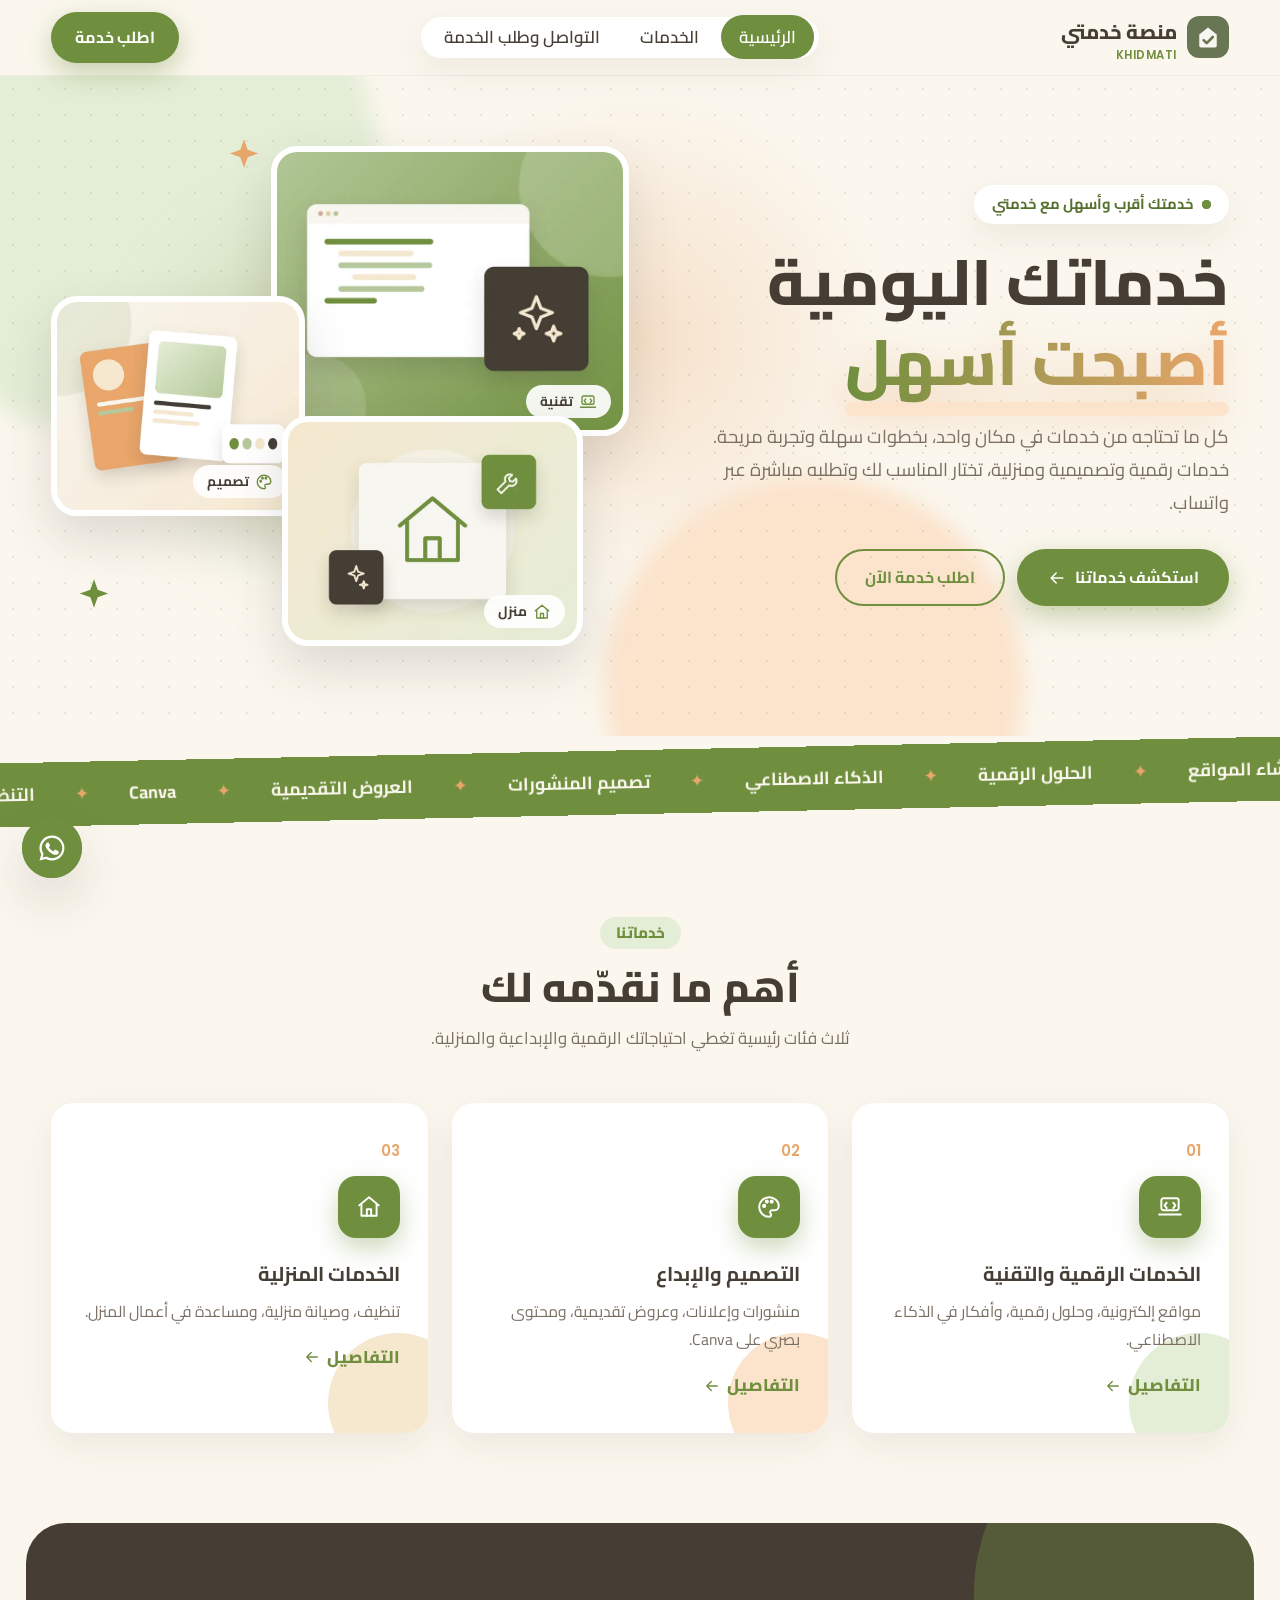
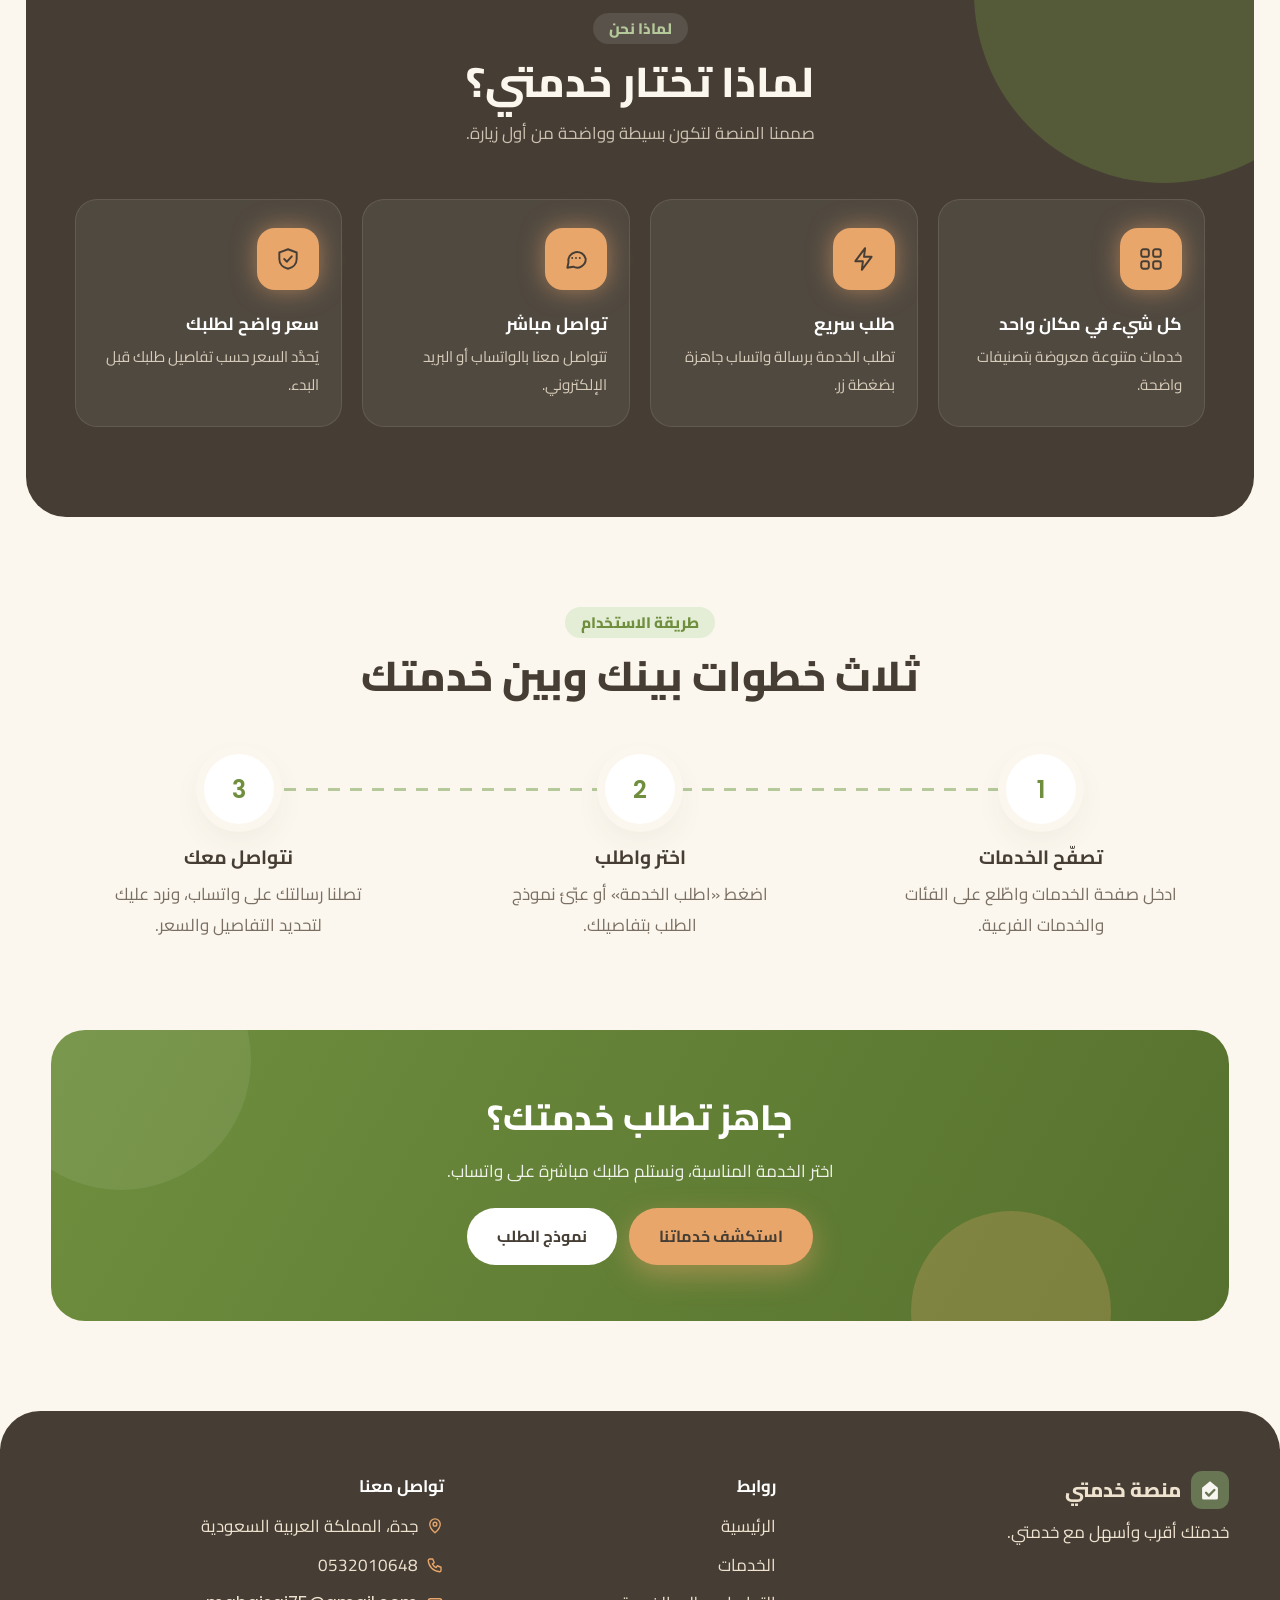
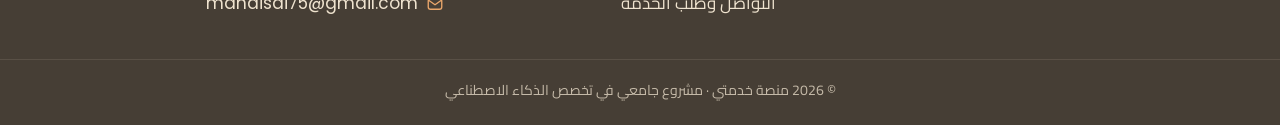
<file: index.html>
<!DOCTYPE html>
<html lang="ar" dir="rtl">
<head>
  <meta charset="UTF-8">
  <meta name="viewport" content="width=device-width, initial-scale=1.0">
  <title>منصة خدمتي | Khidmati — خدماتك اليومية أصبحت أسهل</title>
  <meta name="description" content="منصة خدمتي: كل ما تحتاجه من خدمات رقمية وتصميمية ومنزلية في مكان واحد، بخطوات سهلة. جدة، المملكة العربية السعودية.">
  <meta name="theme-color" content="#FBF7EE">
  <link rel="icon" href="logo.svg" type="image/svg+xml">
  <link rel="preconnect" href="https://fonts.googleapis.com">
  <link rel="preconnect" href="https://fonts.gstatic.com" crossorigin>
  <link href="https://fonts.googleapis.com/css2?family=Cairo:wght@400;600;700;800&family=Poppins:wght@500;600&display=swap" rel="stylesheet">
  <link rel="stylesheet" href="style.css">
</head>
<body>
  <!-- أيقونات الموقع (تُستخدم بـ <use>) -->
  <svg width="0" height="0" style="position:absolute" aria-hidden="true">
    <symbol id="i-laptop" viewBox="0 0 24 24"><rect x="4" y="4" width="16" height="11" rx="2"/><path d="M2 19h20"/><path d="M9 8l-2 2.5L9 13M15 8l2 2.5-2 2.5"/></symbol>
    <symbol id="i-palette" viewBox="0 0 24 24"><path d="M12 3a9 9 0 1 0 0 18c1.2 0 2-.8 2-1.8 0-.5-.2-.9-.5-1.2-.3-.3-.5-.7-.5-1.2 0-1 .8-1.8 1.8-1.8H17a4 4 0 0 0 4-4c0-4.4-4-8-9-8z"/><circle cx="7.5" cy="11" r="1"/><circle cx="10" cy="7" r="1"/><circle cx="14.5" cy="7" r="1"/></symbol>
    <symbol id="i-home" viewBox="0 0 24 24"><path d="M3 10.5L12 3l9 7.5"/><path d="M5 9v11h14V9"/><path d="M10 20v-6h4v6"/></symbol>
    <symbol id="i-arrow" viewBox="0 0 24 24"><path d="M19 12H5M11 6l-6 6 6 6"/></symbol>
    <symbol id="i-grid" viewBox="0 0 24 24"><rect x="3" y="3" width="7" height="7" rx="2"/><rect x="14" y="3" width="7" height="7" rx="2"/><rect x="3" y="14" width="7" height="7" rx="2"/><rect x="14" y="14" width="7" height="7" rx="2"/></symbol>
    <symbol id="i-zap" viewBox="0 0 24 24"><path d="M13 2L4 14h7l-1 8 9-12h-7z"/></symbol>
    <symbol id="i-chat" viewBox="0 0 24 24"><path d="M21 12a8 8 0 0 1-11.6 7.1L4 20l1-4.6A8 8 0 1 1 21 12z"/><path d="M8.5 11h.01M12 11h.01M15.5 11h.01"/></symbol>
    <symbol id="i-shield" viewBox="0 0 24 24"><path d="M12 3l8 3v6c0 4.5-3.4 8-8 9-4.6-1-8-4.5-8-9V6z"/><path d="M8.5 12l2.5 2.5 4.5-5"/></symbol>
    <symbol id="i-check" viewBox="0 0 24 24"><path d="M5 12.5l4.5 4.5L19 7.5"/></symbol>
    <symbol id="i-info" viewBox="0 0 24 24"><circle cx="12" cy="12" r="9"/><path d="M12 11v5M12 8h.01"/></symbol>
    <symbol id="i-mail" viewBox="0 0 24 24"><rect x="3" y="5" width="18" height="14" rx="3"/><path d="M3.5 7l8.5 6 8.5-6"/></symbol>
    <symbol id="i-phone" viewBox="0 0 24 24"><path d="M5 4h4l2 5-2.5 1.5a11 11 0 0 0 5 5L15 13l5 2v4a2 2 0 0 1-2 2A16 16 0 0 1 3 6a2 2 0 0 1 2-2z"/></symbol>
    <symbol id="i-pin" viewBox="0 0 24 24"><path d="M12 21s-7-6.2-7-11.5a7 7 0 0 1 14 0C19 14.8 12 21 12 21z"/><circle cx="12" cy="9.5" r="2.5"/></symbol>
    <symbol id="i-tag" viewBox="0 0 24 24"><path d="M3 12V4h8l10 10-8 8z"/><circle cx="7.5" cy="8.5" r="1.3"/></symbol>
    <symbol id="i-sparkle" viewBox="0 0 24 24"><path d="M12 2l2.2 6.3L20.5 10.5l-6.3 2.2L12 19l-2.2-6.3L3.5 10.5l6.3-2.2z"/></symbol>
    <symbol id="i-menu" viewBox="0 0 24 24"><path d="M4 7h16M4 12h16M4 17h16"/></symbol>
    <symbol id="i-wa" viewBox="0 0 24 24"><path d="M3.5 20.5l1.3-4.3A8.5 8.5 0 1 1 8 19.3z"/><path d="M9 8.5c0 3.5 3 6.5 6.5 6.5l1-1.6-2-1-1 1a4.5 4.5 0 0 1-2.4-2.4l1-1-1-2z"/></symbol>
  </svg>

  <!-- ===== رأس الصفحة وقائمة التنقل ===== -->
  <header class="site-header">
    <nav class="container nav">
      <a href="index.html" class="brand">
        <img src="logo.svg" alt="" width="42" height="42">
        <span>منصة خدمتي <small class="en">KHIDMATI</small></span>
      </a>
      <ul class="nav-links">
        <li><a href="index.html" class="active">الرئيسية</a></li>
        <li><a href="services.html">الخدمات</a></li>
        <li><a href="contact.html">التواصل وطلب الخدمة</a></li>
      </ul>
      <a href="contact.html" class="btn btn-primary nav-cta">اطلب خدمة</a>
      <button class="menu-toggle" aria-label="فتح القائمة" aria-expanded="false"><svg class="ic"><use href="#i-menu"/></svg></button>
    </nav>
  </header>

  <main>

    <!-- ===== الواجهة الترحيبية ===== -->
    <section class="hero spotlight">
      <div class="glow-follow"></div>
      <div class="container hero-grid">
        <div class="hero-text">
          <span class="badge reveal"><span class="pulse"></span> خدمتك أقرب وأسهل مع خدمتي</span>
          <h1 class="reveal d1">خدماتك اليومية<br><span class="hl grad-text">أصبحت أسهل</span></h1>
          <p class="reveal d2">كل ما تحتاجه من خدمات في مكان واحد، بخطوات سهلة وتجربة مريحة. خدمات رقمية وتصميمية ومنزلية، تختار المناسب لك وتطلبه مباشرة عبر واتساب.</p>
          <div class="btns reveal d3">
            <a href="services.html" class="btn btn-primary">استكشف خدماتنا <svg class="ic"><use href="#i-arrow"/></svg></a>
            <a href="contact.html" class="btn btn-outline">اطلب خدمة الآن</a>
          </div>
        </div>

        <!-- صورة رئيسية: بطاقات طايرة تعبّر عن تنوّع الخدمات -->
        <div class="hero-visual reveal d2" aria-label="صور تعبّر عن تنوّع خدمات المنصة">
          <span class="sparkle sp-1"><svg viewBox="0 0 24 24"><use href="#i-sparkle"/></svg></span>
          <span class="sparkle sp-2"><svg viewBox="0 0 24 24"><use href="#i-sparkle"/></svg></span>
          <div class="float-card fc-1"><img src="tech.webp" alt="رسم يعبّر عن الخدمات الرقمية والتقنية" width="900" height="600"><span class="label"><svg class="ic"><use href="#i-laptop"/></svg> تقنية</span></div>
          <div class="float-card fc-3"><img src="design.webp" alt="رسم يعبّر عن خدمات التصميم" width="900" height="600"><span class="label"><svg class="ic"><use href="#i-palette"/></svg> تصميم</span></div>
          <div class="float-card fc-2"><img src="home.webp" alt="رسم يعبّر عن الخدمات المنزلية" width="900" height="600"><span class="label"><svg class="ic"><use href="#i-home"/></svg> منزل</span></div>
        </div>
      </div>
    </section>

    <!-- ===== شريط متحرك بأسماء الخدمات ===== -->
    <div class="marquee-wrap"><div class="marquee" aria-hidden="true">
      <div class="marquee-track">
        <span>إنشاء المواقع</span><span>الحلول الرقمية</span><span>الذكاء الاصطناعي</span><span>تصميم المنشورات</span><span>العروض التقديمية</span><span>Canva</span><span>التنظيف</span><span>الصيانة المنزلية</span><span>المساعدة المنزلية</span>
        <span>إنشاء المواقع</span><span>الحلول الرقمية</span><span>الذكاء الاصطناعي</span><span>تصميم المنشورات</span><span>العروض التقديمية</span><span>Canva</span><span>التنظيف</span><span>الصيانة المنزلية</span><span>المساعدة المنزلية</span>
      </div>
    </div></div>

    <!-- ===== عرض مختصر لأهم الخدمات ===== -->
    <section class="section">
      <div class="container">
        <div class="section-head reveal">
          <span class="eyebrow">خدماتنا</span>
          <h2>أهم ما نقدّمه لك</h2>
          <p>ثلاث فئات رئيسية تغطي احتياجاتك الرقمية والإبداعية والمنزلية.</p>
        </div>
        <div class="grid-3">
          <a href="services.html#tech" class="svc glow-card reveal">
            <span class="num">01</span>
            <span class="icon-box"><svg class="ic"><use href="#i-laptop"/></svg></span>
            <h3>الخدمات الرقمية والتقنية</h3>
            <p>مواقع إلكترونية، وحلول رقمية، وأفكار في الذكاء الاصطناعي.</p>
            <span class="more">التفاصيل <svg class="ic"><use href="#i-arrow"/></svg></span>
          </a>
          <a href="services.html#design" class="svc glow-card reveal d1" style="--tint: var(--apricot-light)">
            <span class="num">02</span>
            <span class="icon-box"><svg class="ic"><use href="#i-palette"/></svg></span>
            <h3>التصميم والإبداع</h3>
            <p>منشورات وإعلانات، وعروض تقديمية، ومحتوى بصري على Canva.</p>
            <span class="more">التفاصيل <svg class="ic"><use href="#i-arrow"/></svg></span>
          </a>
          <a href="services.html#home" class="svc glow-card reveal d2" style="--tint: var(--cream-2)">
            <span class="num">03</span>
            <span class="icon-box"><svg class="ic"><use href="#i-home"/></svg></span>
            <h3>الخدمات المنزلية</h3>
            <p>تنظيف، وصيانة منزلية، ومساعدة في أعمال المنزل.</p>
            <span class="more">التفاصيل <svg class="ic"><use href="#i-arrow"/></svg></span>
          </a>
        </div>
      </div>
    </section>

    <!-- ===== لماذا تختار خدمتي؟ ===== -->
    <section class="section why">
      <div class="container">
        <div class="section-head reveal">
          <span class="eyebrow">لماذا نحن</span>
          <h2>لماذا تختار خدمتي؟</h2>
          <p>صممنا المنصة لتكون بسيطة وواضحة من أول زيارة.</p>
        </div>
        <div class="grid-4">
          <div class="feature reveal"><span class="icon-box"><svg class="ic"><use href="#i-grid"/></svg></span><h3>كل شيء في مكان واحد</h3><p>خدمات متنوعة معروضة بتصنيفات واضحة.</p></div>
          <div class="feature reveal d1"><span class="icon-box"><svg class="ic"><use href="#i-zap"/></svg></span><h3>طلب سريع</h3><p>تطلب الخدمة برسالة واتساب جاهزة بضغطة زر.</p></div>
          <div class="feature reveal d2"><span class="icon-box"><svg class="ic"><use href="#i-chat"/></svg></span><h3>تواصل مباشر</h3><p>تتواصل معنا بالواتساب أو البريد الإلكتروني.</p></div>
          <div class="feature reveal d3"><span class="icon-box"><svg class="ic"><use href="#i-shield"/></svg></span><h3>سعر واضح لطلبك</h3><p>يُحدَّد السعر حسب تفاصيل طلبك قبل البدء.</p></div>
        </div>
      </div>
    </section>

    <!-- ===== طريقة استخدام المنصة ===== -->
    <section class="section">
      <div class="container">
        <div class="section-head reveal">
          <span class="eyebrow">طريقة الاستخدام</span>
          <h2>ثلاث خطوات بينك وبين خدمتك</h2>
        </div>
        <ol class="steps">
          <li class="step reveal"><span class="step-num">1</span><h3>تصفّح الخدمات</h3><p>ادخل صفحة الخدمات واطّلع على الفئات والخدمات الفرعية.</p></li>
          <li class="step reveal d1"><span class="step-num">2</span><h3>اختر واطلب</h3><p>اضغط «اطلب الخدمة» أو عبّئ نموذج الطلب بتفاصيلك.</p></li>
          <li class="step reveal d2"><span class="step-num">3</span><h3>نتواصل معك</h3><p>تصلنا رسالتك على واتساب، ونرد عليك لتحديد التفاصيل والسعر.</p></li>
        </ol>
      </div>
    </section>

    <!-- ===== دعوة لطلب الخدمة ===== -->
    <section class="container">
      <div class="cta reveal">
        <h2>جاهز تطلب خدمتك؟</h2>
        <p>اختر الخدمة المناسبة، ونستلم طلبك مباشرة على واتساب.</p>
        <div class="btns" style="justify-content:center">
          <a href="services.html" class="btn btn-warm">استكشف خدماتنا</a>
          <a href="contact.html" class="btn btn-light">نموذج الطلب</a>
        </div>
      </div>
    </section>

  </main>

  <!-- ===== التذييل ===== -->
  <footer class="site-footer">
    <div class="container footer-grid">
      <div>
        <a href="index.html" class="brand brand-footer">
          <img src="logo.svg" alt="" width="38" height="38">
          <span>منصة خدمتي</span>
        </a>
        <p>خدمتك أقرب وأسهل مع خدمتي.</p>
      </div>
      <div>
        <h4>روابط</h4>
        <ul>
          <li><a href="index.html">الرئيسية</a></li>
          <li><a href="services.html">الخدمات</a></li>
          <li><a href="contact.html">التواصل وطلب الخدمة</a></li>
        </ul>
      </div>
      <div>
        <h4>تواصل معنا</h4>
        <ul>
          <li><svg class="ic"><use href="#i-pin"/></svg> جدة، المملكة العربية السعودية</li>
          <li><svg class="ic"><use href="#i-phone"/></svg> <a href="https://wa.me/966532010648" target="_blank" rel="noopener" dir="ltr">0532010648</a></li>
          <li><svg class="ic"><use href="#i-mail"/></svg> <a href="mailto:mahaisai75@gmail.com" class="en">mahaisai75@gmail.com</a></li>
        </ul>
      </div>
    </div>
    <p class="copy">© <span class="year">2026</span> منصة خدمتي · مشروع جامعي في تخصص الذكاء الاصطناعي</p>
  </footer>

  <!-- زر واتساب عائم -->
  <a href="https://wa.me/966532010648" class="wa-float" target="_blank" rel="noopener" aria-label="تواصل عبر واتساب">
    <img src="whatsapp.svg" alt="" width="30" height="30">
  </a>

  <script src="script.js"></script>
</body>
</html>
</file>
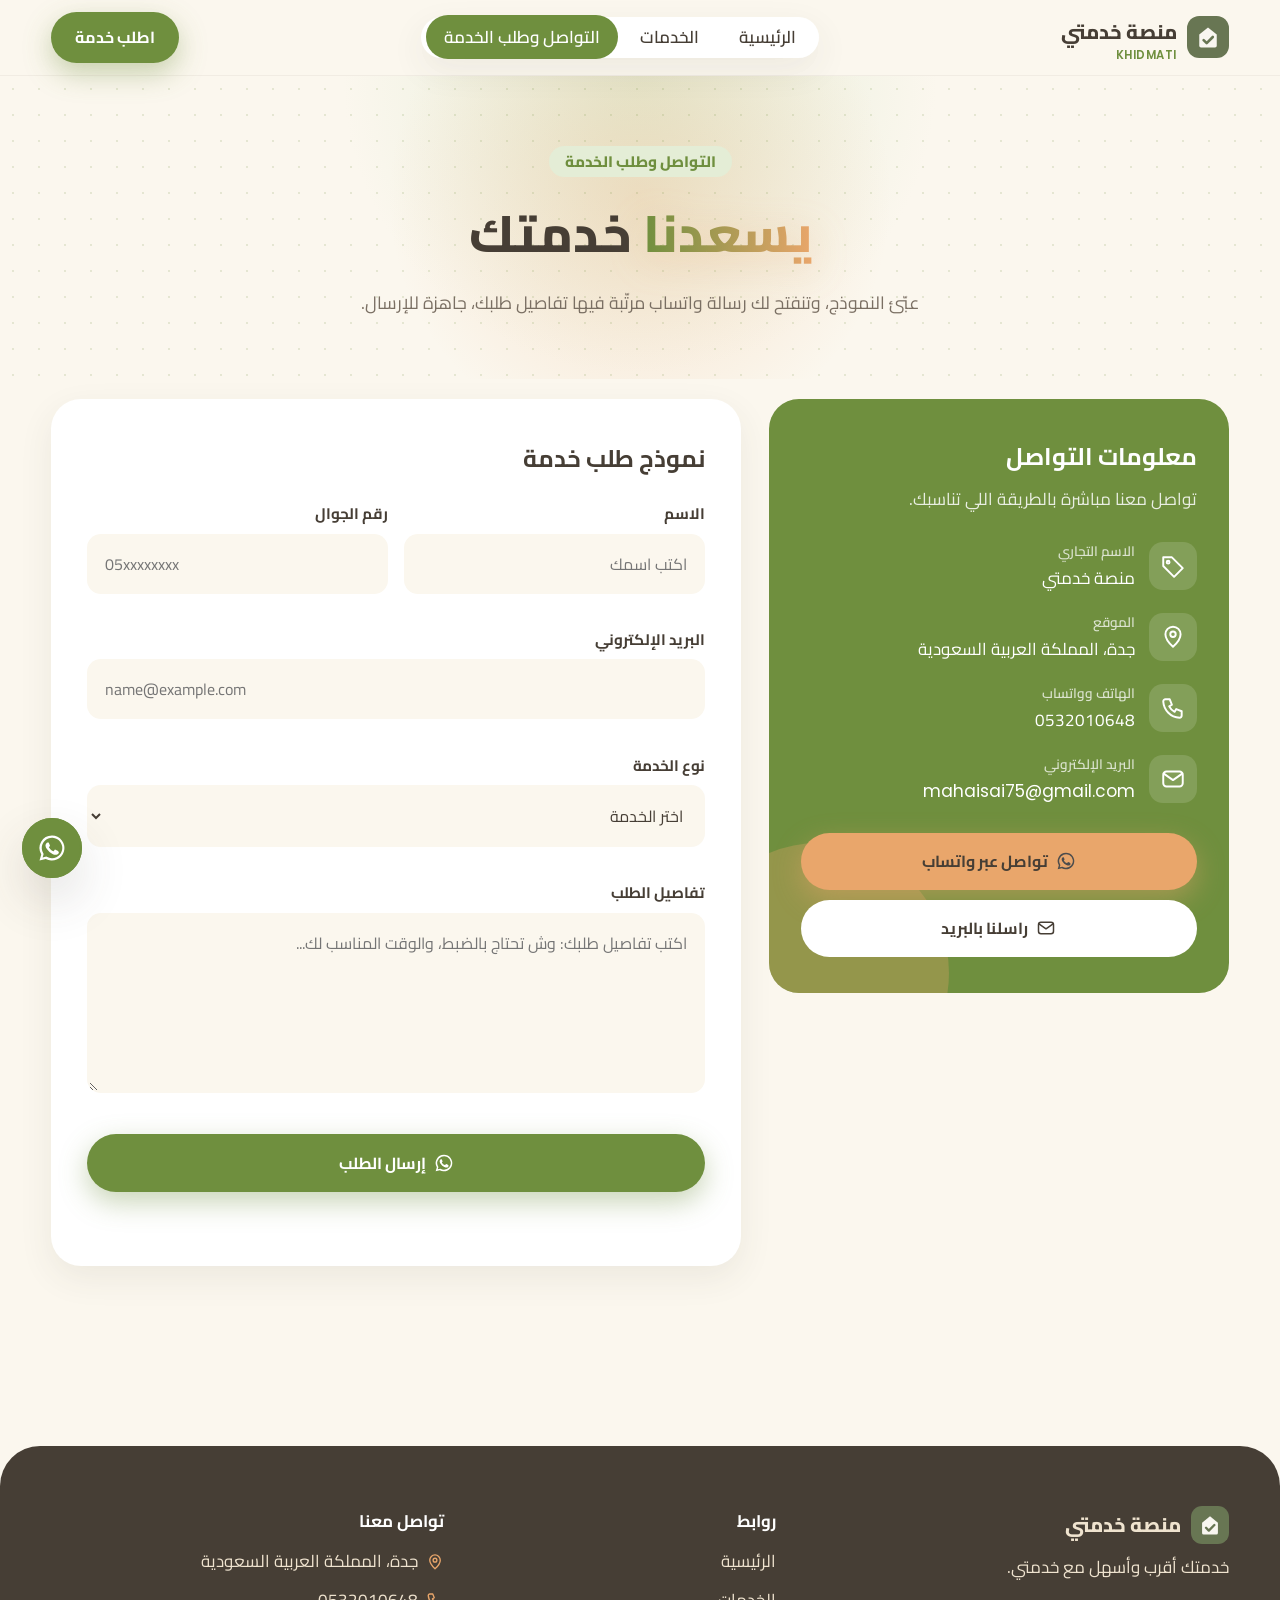
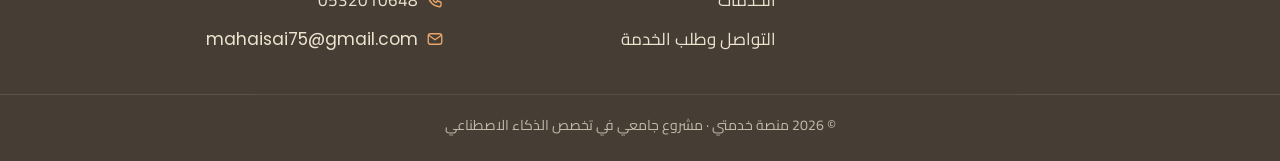
<file: contact.html>
<!DOCTYPE html>
<html lang="ar" dir="rtl">
<head>
  <meta charset="UTF-8">
  <meta name="viewport" content="width=device-width, initial-scale=1.0">
  <title>التواصل وطلب الخدمة | منصة خدمتي</title>
  <meta name="description" content="اطلب خدمتك من منصة خدمتي عبر نموذج الطلب أو واتساب أو البريد الإلكتروني. جدة، المملكة العربية السعودية.">
  <meta name="theme-color" content="#FBF7EE">
  <link rel="icon" href="logo.svg" type="image/svg+xml">
  <link rel="preconnect" href="https://fonts.googleapis.com">
  <link rel="preconnect" href="https://fonts.gstatic.com" crossorigin>
  <link href="https://fonts.googleapis.com/css2?family=Cairo:wght@400;600;700;800&family=Poppins:wght@500;600&display=swap" rel="stylesheet">
  <link rel="stylesheet" href="style.css">
</head>
<body>
  <!-- أيقونات الموقع (تُستخدم بـ <use>) -->
  <svg width="0" height="0" style="position:absolute" aria-hidden="true">
    <symbol id="i-laptop" viewBox="0 0 24 24"><rect x="4" y="4" width="16" height="11" rx="2"/><path d="M2 19h20"/><path d="M9 8l-2 2.5L9 13M15 8l2 2.5-2 2.5"/></symbol>
    <symbol id="i-palette" viewBox="0 0 24 24"><path d="M12 3a9 9 0 1 0 0 18c1.2 0 2-.8 2-1.8 0-.5-.2-.9-.5-1.2-.3-.3-.5-.7-.5-1.2 0-1 .8-1.8 1.8-1.8H17a4 4 0 0 0 4-4c0-4.4-4-8-9-8z"/><circle cx="7.5" cy="11" r="1"/><circle cx="10" cy="7" r="1"/><circle cx="14.5" cy="7" r="1"/></symbol>
    <symbol id="i-home" viewBox="0 0 24 24"><path d="M3 10.5L12 3l9 7.5"/><path d="M5 9v11h14V9"/><path d="M10 20v-6h4v6"/></symbol>
    <symbol id="i-arrow" viewBox="0 0 24 24"><path d="M19 12H5M11 6l-6 6 6 6"/></symbol>
    <symbol id="i-grid" viewBox="0 0 24 24"><rect x="3" y="3" width="7" height="7" rx="2"/><rect x="14" y="3" width="7" height="7" rx="2"/><rect x="3" y="14" width="7" height="7" rx="2"/><rect x="14" y="14" width="7" height="7" rx="2"/></symbol>
    <symbol id="i-zap" viewBox="0 0 24 24"><path d="M13 2L4 14h7l-1 8 9-12h-7z"/></symbol>
    <symbol id="i-chat" viewBox="0 0 24 24"><path d="M21 12a8 8 0 0 1-11.6 7.1L4 20l1-4.6A8 8 0 1 1 21 12z"/><path d="M8.5 11h.01M12 11h.01M15.5 11h.01"/></symbol>
    <symbol id="i-shield" viewBox="0 0 24 24"><path d="M12 3l8 3v6c0 4.5-3.4 8-8 9-4.6-1-8-4.5-8-9V6z"/><path d="M8.5 12l2.5 2.5 4.5-5"/></symbol>
    <symbol id="i-check" viewBox="0 0 24 24"><path d="M5 12.5l4.5 4.5L19 7.5"/></symbol>
    <symbol id="i-info" viewBox="0 0 24 24"><circle cx="12" cy="12" r="9"/><path d="M12 11v5M12 8h.01"/></symbol>
    <symbol id="i-mail" viewBox="0 0 24 24"><rect x="3" y="5" width="18" height="14" rx="3"/><path d="M3.5 7l8.5 6 8.5-6"/></symbol>
    <symbol id="i-phone" viewBox="0 0 24 24"><path d="M5 4h4l2 5-2.5 1.5a11 11 0 0 0 5 5L15 13l5 2v4a2 2 0 0 1-2 2A16 16 0 0 1 3 6a2 2 0 0 1 2-2z"/></symbol>
    <symbol id="i-pin" viewBox="0 0 24 24"><path d="M12 21s-7-6.2-7-11.5a7 7 0 0 1 14 0C19 14.8 12 21 12 21z"/><circle cx="12" cy="9.5" r="2.5"/></symbol>
    <symbol id="i-tag" viewBox="0 0 24 24"><path d="M3 12V4h8l10 10-8 8z"/><circle cx="7.5" cy="8.5" r="1.3"/></symbol>
    <symbol id="i-sparkle" viewBox="0 0 24 24"><path d="M12 2l2.2 6.3L20.5 10.5l-6.3 2.2L12 19l-2.2-6.3L3.5 10.5l6.3-2.2z"/></symbol>
    <symbol id="i-menu" viewBox="0 0 24 24"><path d="M4 7h16M4 12h16M4 17h16"/></symbol>
    <symbol id="i-wa" viewBox="0 0 24 24"><path d="M3.5 20.5l1.3-4.3A8.5 8.5 0 1 1 8 19.3z"/><path d="M9 8.5c0 3.5 3 6.5 6.5 6.5l1-1.6-2-1-1 1a4.5 4.5 0 0 1-2.4-2.4l1-1-1-2z"/></symbol>
  </svg>

  <!-- ===== رأس الصفحة وقائمة التنقل ===== -->
  <header class="site-header">
    <nav class="container nav">
      <a href="index.html" class="brand">
        <img src="logo.svg" alt="" width="42" height="42">
        <span>منصة خدمتي <small class="en">KHIDMATI</small></span>
      </a>
      <ul class="nav-links">
        <li><a href="index.html">الرئيسية</a></li>
        <li><a href="services.html">الخدمات</a></li>
        <li><a href="contact.html" class="active">التواصل وطلب الخدمة</a></li>
      </ul>
      <a href="contact.html" class="btn btn-primary nav-cta">اطلب خدمة</a>
      <button class="menu-toggle" aria-label="فتح القائمة" aria-expanded="false"><svg class="ic"><use href="#i-menu"/></svg></button>
    </nav>
  </header>

  <main>

    <section class="page-head spotlight">
      <div class="glow-follow"></div>
      <div class="container">
        <span class="eyebrow reveal">التواصل وطلب الخدمة</span>
        <h1 class="reveal d1"><span class="grad-text">يسعدنا</span> خدمتك</h1>
        <p class="reveal d2">عبّئ النموذج، وتنفتح لك رسالة واتساب مرتّبة فيها تفاصيل طلبك، جاهزة للإرسال.</p>
      </div>
    </section>

    <section class="section" style="padding-top:20px">
      <div class="container contact-grid">

        <!-- معلومات التواصل -->
        <aside class="info-card reveal">
          <h2>معلومات التواصل</h2>
          <p>تواصل معنا مباشرة بالطريقة اللي تناسبك.</p>
          <ul class="info-list">
            <li><span class="ib"><svg class="ic"><use href="#i-tag"/></svg></span><div><b>الاسم التجاري</b>منصة خدمتي</div></li>
            <li><span class="ib"><svg class="ic"><use href="#i-pin"/></svg></span><div><b>الموقع</b>جدة، المملكة العربية السعودية</div></li>
            <li><span class="ib"><svg class="ic"><use href="#i-phone"/></svg></span><div><b>الهاتف وواتساب</b><span dir="ltr">0532010648</span></div></li>
            <li><span class="ib"><svg class="ic"><use href="#i-mail"/></svg></span><div><b>البريد الإلكتروني</b><span class="en">mahaisai75@gmail.com</span></div></li>
          </ul>
          <div class="info-btns">
            <a href="https://wa.me/966532010648" target="_blank" rel="noopener" class="btn btn-warm btn-block">
              <img src="whatsapp.svg" alt="" width="20" height="20" style="filter:brightness(.3)"> تواصل عبر واتساب
            </a>
            <a href="mailto:mahaisai75@gmail.com" class="btn btn-light btn-block"><svg class="ic"><use href="#i-mail"/></svg> راسلنا بالبريد</a>
          </div>
        </aside>

        <!-- نموذج طلب الخدمة -->
        <form id="order-form" class="form-card glow-card reveal d1" novalidate>
          <h2>نموذج طلب خدمة</h2>

          <div class="form-row">
            <div class="field">
              <label for="name">الاسم</label>
              <input type="text" id="name" name="name" placeholder="اكتب اسمك" autocomplete="name">
              <small class="error"></small>
            </div>
            <div class="field">
              <label for="phone">رقم الجوال</label>
              <input type="tel" id="phone" name="phone" placeholder="05xxxxxxxx" dir="ltr" inputmode="numeric" autocomplete="tel">
              <small class="error"></small>
            </div>
          </div>

          <div class="field">
            <label for="email">البريد الإلكتروني</label>
            <input type="email" id="email" name="email" placeholder="name@example.com" dir="ltr" autocomplete="email">
            <small class="error"></small>
          </div>

          <div class="field">
            <label for="service">نوع الخدمة</label>
            <select id="service" name="service">
              <option value="">اختر الخدمة</option>
                  <optgroup label="الخدمات الرقمية والتقنية">
                    <option>إنشاء وتطوير المواقع الإلكترونية</option>
                    <option>المساعدة في الحلول الرقمية</option>
                    <option>خدمات وأفكار مرتبطة بالذكاء الاصطناعي</option>
                  </optgroup>
                  <optgroup label="التصميم والإبداع">
                    <option>تصميم المنشورات والإعلانات</option>
                    <option>تصميم العروض التقديمية</option>
                    <option>إعداد المحتوى البصري باستخدام Canva</option>
                  </optgroup>
                  <optgroup label="الخدمات المنزلية">
                    <option>خدمات التنظيف</option>
                    <option>الصيانة المنزلية</option>
                    <option>خدمات المساعدة المنزلية</option>
                  </optgroup>
            </select>
            <small class="error"></small>
          </div>

          <div class="field">
            <label for="details">تفاصيل الطلب</label>
            <textarea id="details" name="details" rows="5" placeholder="اكتب تفاصيل طلبك: وش تحتاج بالضبط، والوقت المناسب لك..."></textarea>
            <small class="error"></small>
          </div>

          <button type="submit" class="btn btn-primary btn-block">
            <img src="whatsapp.svg" alt="" width="20" height="20"> إرسال الطلب
          </button>
          <p class="form-note" id="form-note" role="status"></p>
        </form>

      </div>
    </section>

  </main>

  <!-- ===== التذييل ===== -->
  <footer class="site-footer">
    <div class="container footer-grid">
      <div>
        <a href="index.html" class="brand brand-footer">
          <img src="logo.svg" alt="" width="38" height="38">
          <span>منصة خدمتي</span>
        </a>
        <p>خدمتك أقرب وأسهل مع خدمتي.</p>
      </div>
      <div>
        <h4>روابط</h4>
        <ul>
          <li><a href="index.html">الرئيسية</a></li>
          <li><a href="services.html">الخدمات</a></li>
          <li><a href="contact.html">التواصل وطلب الخدمة</a></li>
        </ul>
      </div>
      <div>
        <h4>تواصل معنا</h4>
        <ul>
          <li><svg class="ic"><use href="#i-pin"/></svg> جدة، المملكة العربية السعودية</li>
          <li><svg class="ic"><use href="#i-phone"/></svg> <a href="https://wa.me/966532010648" target="_blank" rel="noopener" dir="ltr">0532010648</a></li>
          <li><svg class="ic"><use href="#i-mail"/></svg> <a href="mailto:mahaisai75@gmail.com" class="en">mahaisai75@gmail.com</a></li>
        </ul>
      </div>
    </div>
    <p class="copy">© <span class="year">2026</span> منصة خدمتي · مشروع جامعي في تخصص الذكاء الاصطناعي</p>
  </footer>

  <!-- زر واتساب عائم -->
  <a href="https://wa.me/966532010648" class="wa-float" target="_blank" rel="noopener" aria-label="تواصل عبر واتساب">
    <img src="whatsapp.svg" alt="" width="30" height="30">
  </a>

  <script src="script.js"></script>
</body>
</html>
</file>
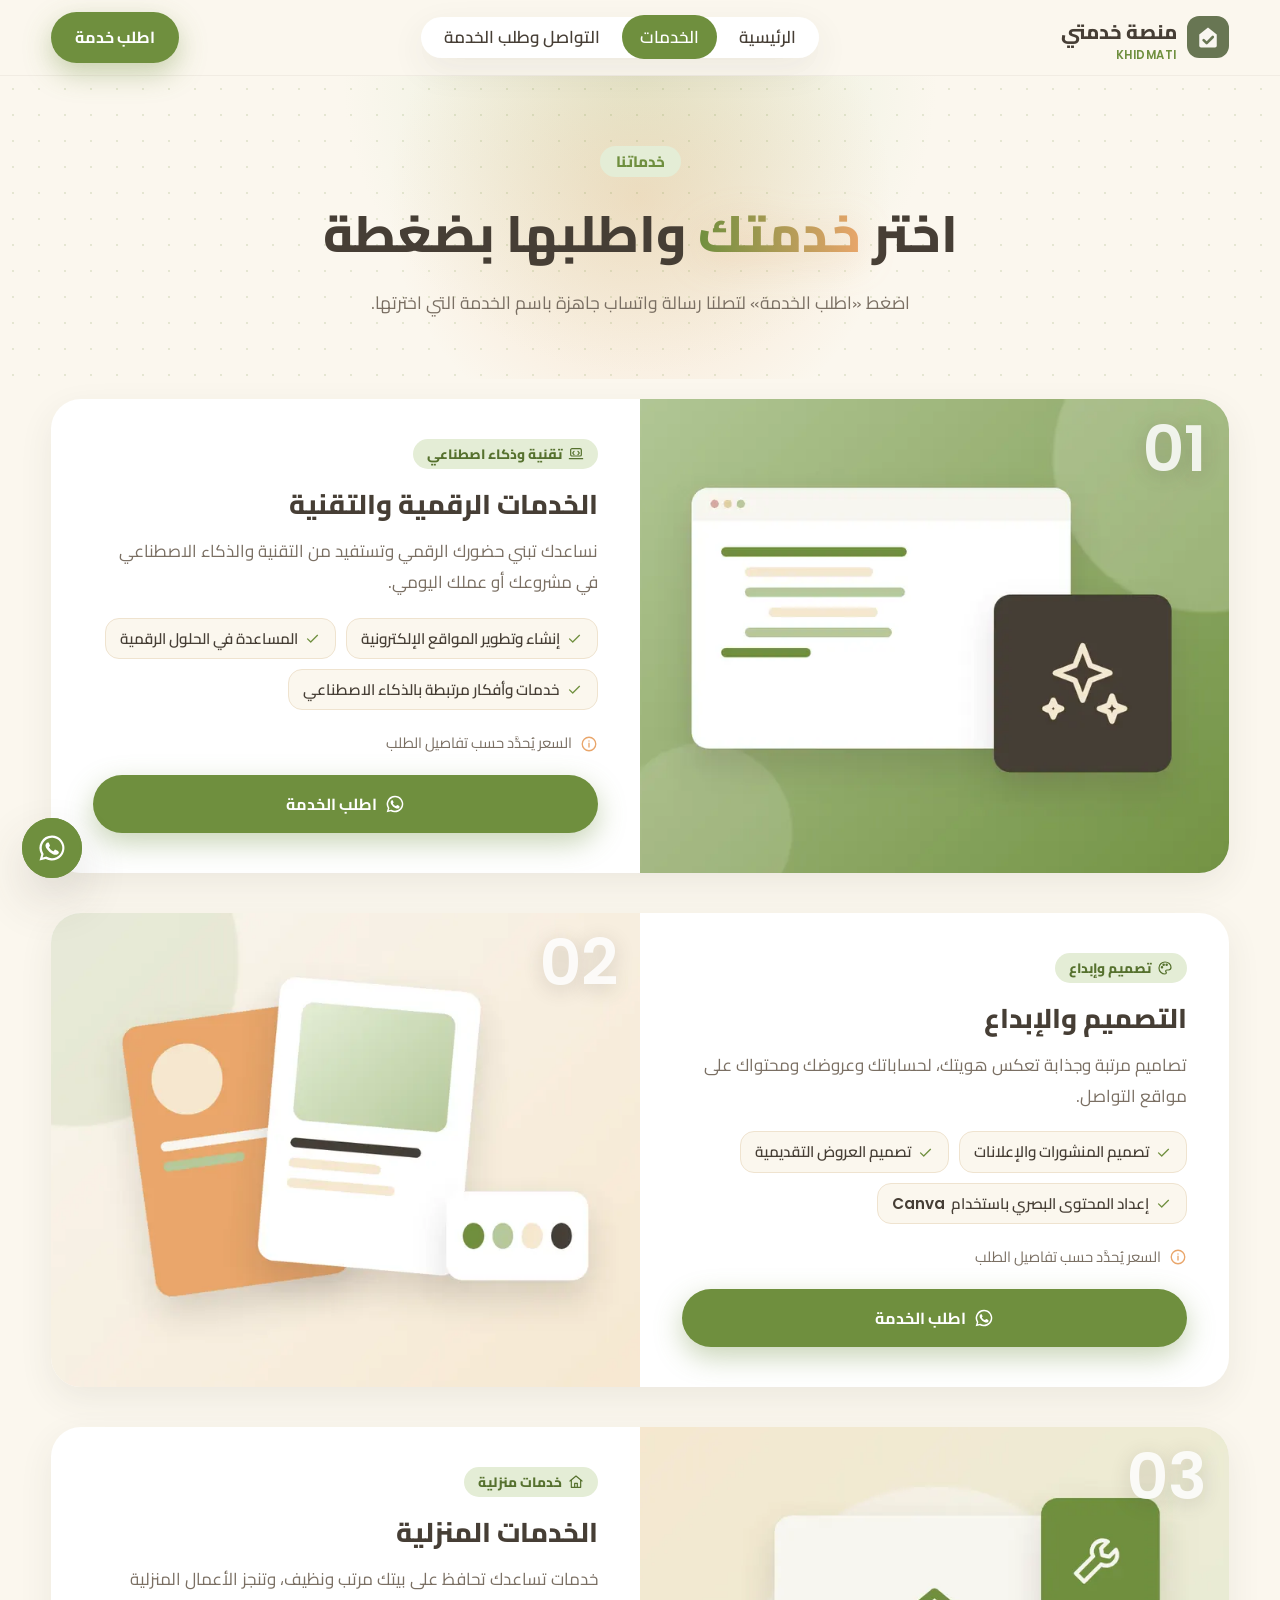
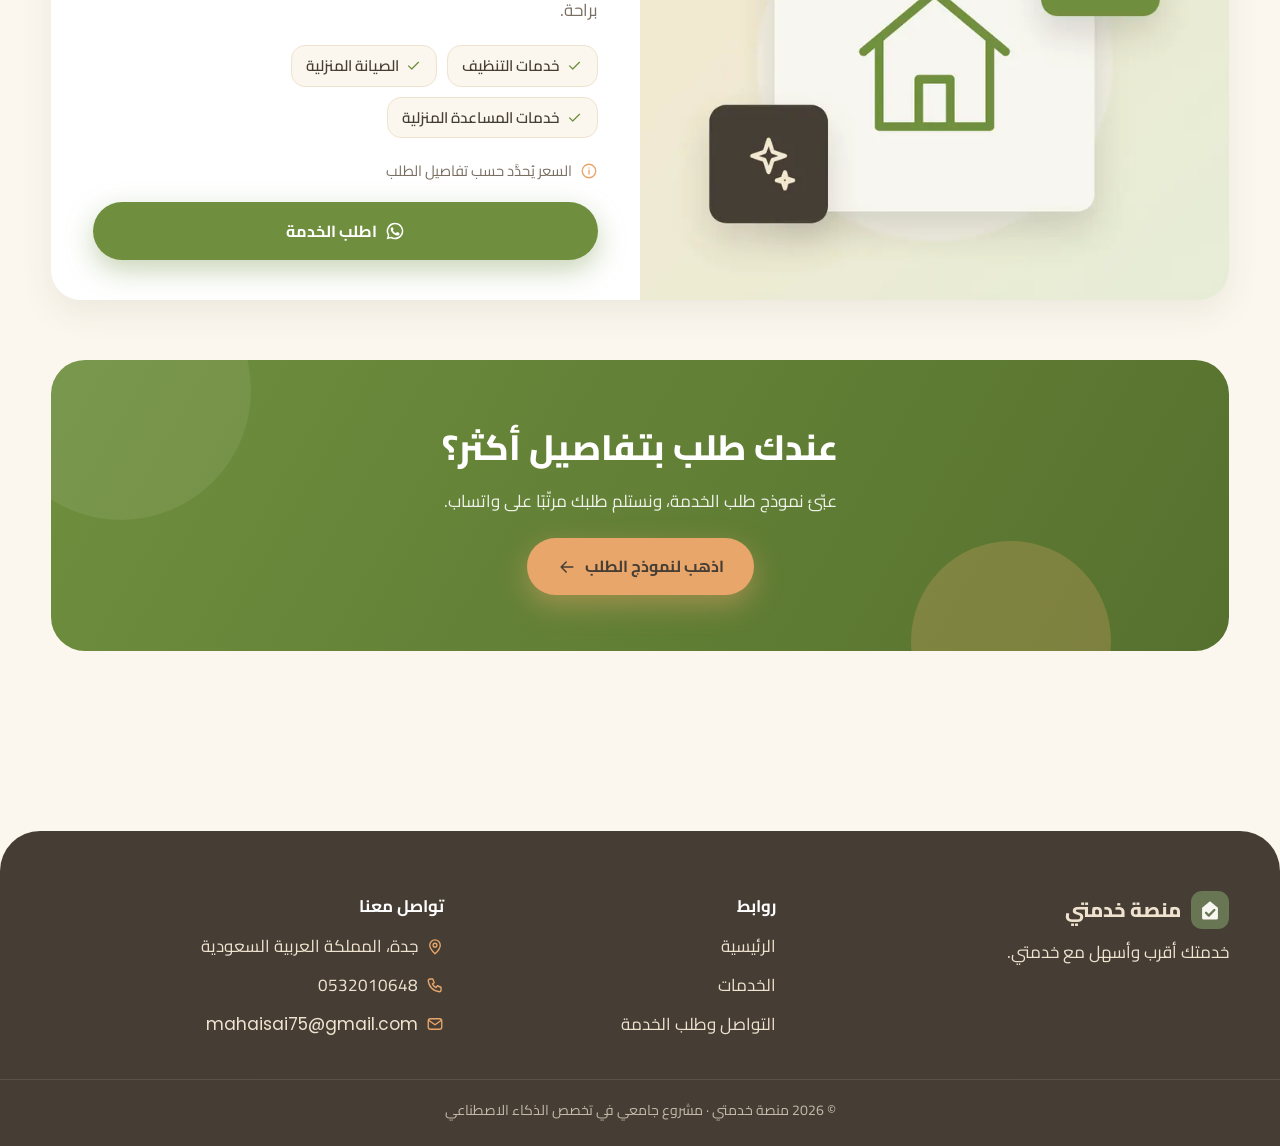
<file: services.html>
<!DOCTYPE html>
<html lang="ar" dir="rtl">
<head>
  <meta charset="UTF-8">
  <meta name="viewport" content="width=device-width, initial-scale=1.0">
  <title>الخدمات | منصة خدمتي</title>
  <meta name="description" content="خدمات منصة خدمتي: الخدمات الرقمية والتقنية، والتصميم والإبداع، والخدمات المنزلية.">
  <meta name="theme-color" content="#FBF7EE">
  <link rel="icon" href="logo.svg" type="image/svg+xml">
  <link rel="preconnect" href="https://fonts.googleapis.com">
  <link rel="preconnect" href="https://fonts.gstatic.com" crossorigin>
  <link href="https://fonts.googleapis.com/css2?family=Cairo:wght@400;600;700;800&family=Poppins:wght@500;600&display=swap" rel="stylesheet">
  <link rel="stylesheet" href="style.css">
</head>
<body>
  <!-- أيقونات الموقع (تُستخدم بـ <use>) -->
  <svg width="0" height="0" style="position:absolute" aria-hidden="true">
    <symbol id="i-laptop" viewBox="0 0 24 24"><rect x="4" y="4" width="16" height="11" rx="2"/><path d="M2 19h20"/><path d="M9 8l-2 2.5L9 13M15 8l2 2.5-2 2.5"/></symbol>
    <symbol id="i-palette" viewBox="0 0 24 24"><path d="M12 3a9 9 0 1 0 0 18c1.2 0 2-.8 2-1.8 0-.5-.2-.9-.5-1.2-.3-.3-.5-.7-.5-1.2 0-1 .8-1.8 1.8-1.8H17a4 4 0 0 0 4-4c0-4.4-4-8-9-8z"/><circle cx="7.5" cy="11" r="1"/><circle cx="10" cy="7" r="1"/><circle cx="14.5" cy="7" r="1"/></symbol>
    <symbol id="i-home" viewBox="0 0 24 24"><path d="M3 10.5L12 3l9 7.5"/><path d="M5 9v11h14V9"/><path d="M10 20v-6h4v6"/></symbol>
    <symbol id="i-arrow" viewBox="0 0 24 24"><path d="M19 12H5M11 6l-6 6 6 6"/></symbol>
    <symbol id="i-grid" viewBox="0 0 24 24"><rect x="3" y="3" width="7" height="7" rx="2"/><rect x="14" y="3" width="7" height="7" rx="2"/><rect x="3" y="14" width="7" height="7" rx="2"/><rect x="14" y="14" width="7" height="7" rx="2"/></symbol>
    <symbol id="i-zap" viewBox="0 0 24 24"><path d="M13 2L4 14h7l-1 8 9-12h-7z"/></symbol>
    <symbol id="i-chat" viewBox="0 0 24 24"><path d="M21 12a8 8 0 0 1-11.6 7.1L4 20l1-4.6A8 8 0 1 1 21 12z"/><path d="M8.5 11h.01M12 11h.01M15.5 11h.01"/></symbol>
    <symbol id="i-shield" viewBox="0 0 24 24"><path d="M12 3l8 3v6c0 4.5-3.4 8-8 9-4.6-1-8-4.5-8-9V6z"/><path d="M8.5 12l2.5 2.5 4.5-5"/></symbol>
    <symbol id="i-check" viewBox="0 0 24 24"><path d="M5 12.5l4.5 4.5L19 7.5"/></symbol>
    <symbol id="i-info" viewBox="0 0 24 24"><circle cx="12" cy="12" r="9"/><path d="M12 11v5M12 8h.01"/></symbol>
    <symbol id="i-mail" viewBox="0 0 24 24"><rect x="3" y="5" width="18" height="14" rx="3"/><path d="M3.5 7l8.5 6 8.5-6"/></symbol>
    <symbol id="i-phone" viewBox="0 0 24 24"><path d="M5 4h4l2 5-2.5 1.5a11 11 0 0 0 5 5L15 13l5 2v4a2 2 0 0 1-2 2A16 16 0 0 1 3 6a2 2 0 0 1 2-2z"/></symbol>
    <symbol id="i-pin" viewBox="0 0 24 24"><path d="M12 21s-7-6.2-7-11.5a7 7 0 0 1 14 0C19 14.8 12 21 12 21z"/><circle cx="12" cy="9.5" r="2.5"/></symbol>
    <symbol id="i-tag" viewBox="0 0 24 24"><path d="M3 12V4h8l10 10-8 8z"/><circle cx="7.5" cy="8.5" r="1.3"/></symbol>
    <symbol id="i-sparkle" viewBox="0 0 24 24"><path d="M12 2l2.2 6.3L20.5 10.5l-6.3 2.2L12 19l-2.2-6.3L3.5 10.5l6.3-2.2z"/></symbol>
    <symbol id="i-menu" viewBox="0 0 24 24"><path d="M4 7h16M4 12h16M4 17h16"/></symbol>
    <symbol id="i-wa" viewBox="0 0 24 24"><path d="M3.5 20.5l1.3-4.3A8.5 8.5 0 1 1 8 19.3z"/><path d="M9 8.5c0 3.5 3 6.5 6.5 6.5l1-1.6-2-1-1 1a4.5 4.5 0 0 1-2.4-2.4l1-1-1-2z"/></symbol>
  </svg>

  <!-- ===== رأس الصفحة وقائمة التنقل ===== -->
  <header class="site-header">
    <nav class="container nav">
      <a href="index.html" class="brand">
        <img src="logo.svg" alt="" width="42" height="42">
        <span>منصة خدمتي <small class="en">KHIDMATI</small></span>
      </a>
      <ul class="nav-links">
        <li><a href="index.html">الرئيسية</a></li>
        <li><a href="services.html" class="active">الخدمات</a></li>
        <li><a href="contact.html">التواصل وطلب الخدمة</a></li>
      </ul>
      <a href="contact.html" class="btn btn-primary nav-cta">اطلب خدمة</a>
      <button class="menu-toggle" aria-label="فتح القائمة" aria-expanded="false"><svg class="ic"><use href="#i-menu"/></svg></button>
    </nav>
  </header>

  <main>

    <section class="page-head spotlight">
      <div class="glow-follow"></div>
      <div class="container">
        <span class="eyebrow reveal">خدماتنا</span>
        <h1 class="reveal d1">اختر <span class="grad-text">خدمتك</span> واطلبها بضغطة</h1>
        <p class="reveal d2">اضغط «اطلب الخدمة» لتصلنا رسالة واتساب جاهزة باسم الخدمة التي اخترتها.</p>
      </div>
    </section>

    <section class="section" style="padding-top:20px">
      <div class="container svc-rows">

        <article class="svc-row glow-card reveal" id="tech">
          <div class="svc-media">
            <img src="tech.webp" alt="رسم لنافذة برمجة ورمز ذكاء اصطناعي" width="900" height="600" loading="lazy">
            <span class="big-num">01</span>
          </div>
          <div class="svc-content">
            <span class="tag"><svg class="ic"><use href="#i-laptop"/></svg> تقنية وذكاء اصطناعي</span>
            <h2>الخدمات الرقمية والتقنية</h2>
            <p>نساعدك تبني حضورك الرقمي وتستفيد من التقنية والذكاء الاصطناعي في مشروعك أو عملك اليومي.</p>
            <ul class="chips">
              <li><svg class="ic"><use href="#i-check"/></svg> إنشاء وتطوير المواقع الإلكترونية</li>
              <li><svg class="ic"><use href="#i-check"/></svg> المساعدة في الحلول الرقمية</li>
              <li><svg class="ic"><use href="#i-check"/></svg> خدمات وأفكار مرتبطة بالذكاء الاصطناعي</li>
            </ul>
            <p class="price"><svg class="ic"><use href="#i-info"/></svg> السعر يُحدَّد حسب تفاصيل الطلب</p>
            <button class="btn btn-primary order-btn" data-service="الخدمات الرقمية والتقنية">
              <img src="whatsapp.svg" alt="" width="20" height="20"> اطلب الخدمة
            </button>
          </div>
        </article>
        <article class="svc-row glow-card reveal" id="design">
          <div class="svc-media">
            <img src="design.webp" alt="رسم لبطاقات تصميم ولوحة ألوان" width="900" height="600" loading="lazy">
            <span class="big-num">02</span>
          </div>
          <div class="svc-content">
            <span class="tag"><svg class="ic"><use href="#i-palette"/></svg> تصميم وإبداع</span>
            <h2>التصميم والإبداع</h2>
            <p>تصاميم مرتبة وجذابة تعكس هويتك، لحساباتك وعروضك ومحتواك على مواقع التواصل.</p>
            <ul class="chips">
              <li><svg class="ic"><use href="#i-check"/></svg> تصميم المنشورات والإعلانات</li>
              <li><svg class="ic"><use href="#i-check"/></svg> تصميم العروض التقديمية</li>
              <li><svg class="ic"><use href="#i-check"/></svg> إعداد المحتوى البصري باستخدام <span class="en">Canva</span></li>
            </ul>
            <p class="price"><svg class="ic"><use href="#i-info"/></svg> السعر يُحدَّد حسب تفاصيل الطلب</p>
            <button class="btn btn-primary order-btn" data-service="التصميم والإبداع">
              <img src="whatsapp.svg" alt="" width="20" height="20"> اطلب الخدمة
            </button>
          </div>
        </article>
        <article class="svc-row glow-card reveal" id="home">
          <div class="svc-media">
            <img src="home.webp" alt="رسم لمنزل وأداة صيانة" width="900" height="600" loading="lazy">
            <span class="big-num">03</span>
          </div>
          <div class="svc-content">
            <span class="tag"><svg class="ic"><use href="#i-home"/></svg> خدمات منزلية</span>
            <h2>الخدمات المنزلية</h2>
            <p>خدمات تساعدك تحافظ على بيتك مرتب ونظيف، وتنجز الأعمال المنزلية براحة.</p>
            <ul class="chips">
              <li><svg class="ic"><use href="#i-check"/></svg> خدمات التنظيف</li>
              <li><svg class="ic"><use href="#i-check"/></svg> الصيانة المنزلية</li>
              <li><svg class="ic"><use href="#i-check"/></svg> خدمات المساعدة المنزلية</li>
            </ul>
            <p class="price"><svg class="ic"><use href="#i-info"/></svg> السعر يُحدَّد حسب تفاصيل الطلب</p>
            <button class="btn btn-primary order-btn" data-service="الخدمات المنزلية">
              <img src="whatsapp.svg" alt="" width="20" height="20"> اطلب الخدمة
            </button>
          </div>
        </article>
      </div>

      <div class="container" style="margin-top:60px">
        <div class="cta reveal">
          <h2>عندك طلب بتفاصيل أكثر؟</h2>
          <p>عبّئ نموذج طلب الخدمة، ونستلم طلبك مرتّبًا على واتساب.</p>
          <a href="contact.html" class="btn btn-warm">اذهب لنموذج الطلب <svg class="ic"><use href="#i-arrow"/></svg></a>
        </div>
      </div>
    </section>

  </main>

  <!-- ===== التذييل ===== -->
  <footer class="site-footer">
    <div class="container footer-grid">
      <div>
        <a href="index.html" class="brand brand-footer">
          <img src="logo.svg" alt="" width="38" height="38">
          <span>منصة خدمتي</span>
        </a>
        <p>خدمتك أقرب وأسهل مع خدمتي.</p>
      </div>
      <div>
        <h4>روابط</h4>
        <ul>
          <li><a href="index.html">الرئيسية</a></li>
          <li><a href="services.html">الخدمات</a></li>
          <li><a href="contact.html">التواصل وطلب الخدمة</a></li>
        </ul>
      </div>
      <div>
        <h4>تواصل معنا</h4>
        <ul>
          <li><svg class="ic"><use href="#i-pin"/></svg> جدة، المملكة العربية السعودية</li>
          <li><svg class="ic"><use href="#i-phone"/></svg> <a href="https://wa.me/966532010648" target="_blank" rel="noopener" dir="ltr">0532010648</a></li>
          <li><svg class="ic"><use href="#i-mail"/></svg> <a href="mailto:mahaisai75@gmail.com" class="en">mahaisai75@gmail.com</a></li>
        </ul>
      </div>
    </div>
    <p class="copy">© <span class="year">2026</span> منصة خدمتي · مشروع جامعي في تخصص الذكاء الاصطناعي</p>
  </footer>

  <!-- زر واتساب عائم -->
  <a href="https://wa.me/966532010648" class="wa-float" target="_blank" rel="noopener" aria-label="تواصل عبر واتساب">
    <img src="whatsapp.svg" alt="" width="30" height="30">
  </a>

  <script src="script.js"></script>
</body>
</html>
</file>
<file: style.css>
/* =========================================
   منصة خدمتي | Khidmati — ملف التنسيق المشترك
   ألوان زاهية بقاعدة كريمية، بدون أزرق
   ========================================= */

:root {
  --cream: #FBF7EE;
  --cream-2: #F6E7CF;
  --beige: #EFE3CF;
  --olive: #6F8F3E;
  --olive-dark: #56712E;
  --sage: #B5C99A;
  --sage-light: #E4EDD6;
  --apricot: #E9A66B;
  --apricot-light: #FBE3CC;
  --brown: #463E35;
  --white: #FFFFFF;
  --muted: #7a6f63;
  --error: #b5473a;
  --radius: 22px;
  --shadow: 0 12px 34px rgba(70, 62, 53, 0.08);
  --shadow-hover: 0 22px 50px rgba(70, 62, 53, 0.16);
}

* { box-sizing: border-box; margin: 0; padding: 0; }
html { scroll-behavior: smooth; overflow-x: hidden; }

body {
  font-family: "Cairo", system-ui, sans-serif;
  background: var(--cream);
  color: var(--brown);
  font-size: 17px;
  line-height: 1.8;
  overflow-x: clip;
}

.en { font-family: "Poppins", sans-serif; }
a { color: var(--olive); text-decoration: none; }
img { max-width: 100%; display: block; }
ul, ol { list-style: none; }
svg.ic { width: 26px; height: 26px; fill: none; stroke: currentColor; stroke-width: 1.8; stroke-linecap: round; stroke-linejoin: round; flex-shrink: 0; }

.container { width: min(1180px, 92%); margin: 0 auto; }

/* ===== الأزرار ===== */
.btns { display: flex; gap: 12px; flex-wrap: wrap; }
.btn {
  position: relative; overflow: hidden;
  display: inline-flex; align-items: center; justify-content: center; gap: 8px;
  padding: 12px 28px; border-radius: 999px; border: 2px solid transparent;
  font-family: inherit; font-size: 1rem; font-weight: 700; cursor: pointer;
  transition: transform .25s, box-shadow .25s, background .25s, color .25s;
}
.btn svg.ic { width: 20px; height: 20px; }
.btn:hover { transform: translateY(-3px); box-shadow: var(--shadow-hover); }
.btn:active { transform: translateY(0); }
.btn-primary { background: var(--olive); color: var(--white); }
.btn-primary:hover { background: var(--olive-dark); }
/* لمعة تمر على الزر */
.btn-primary::after {
  content: ""; position: absolute; top: 0; left: -80%; width: 50%; height: 100%;
  background: linear-gradient(90deg, transparent, rgba(255,255,255,.35), transparent);
  transform: skewX(-20deg); animation: shine 3.5s ease-in-out infinite;
}
@keyframes shine { 0%, 60% { left: -80%; } 100% { left: 130%; } }
.btn-outline { border-color: var(--olive); color: var(--olive); background: transparent; }
.btn-outline:hover { background: var(--olive); color: var(--white); }
.btn-warm { background: var(--apricot); color: var(--brown); }
.btn-warm:hover { background: #e2955a; }
.btn-light { background: var(--white); color: var(--brown); }
.btn-block { width: 100%; }

/* ===== رأس الصفحة ===== */
.site-header {
  position: sticky; top: 0; z-index: 50;
  background: rgba(251, 247, 238, 0.85);
  backdrop-filter: blur(12px);
  border-bottom: 1px solid rgba(70, 62, 53, .06);
  transition: box-shadow .3s;
}
.site-header.scrolled { box-shadow: 0 6px 24px rgba(70, 62, 53, .08); }
.nav { display: flex; align-items: center; justify-content: space-between; gap: 16px; padding: 12px 0; }
.brand { display: flex; align-items: center; gap: 10px; color: var(--brown); font-weight: 800; font-size: 1.25rem; }
.brand img { transition: transform .5s; }
.brand:hover img { transform: rotate(-12deg) scale(1.08); }
.brand small { display: block; font-size: .72rem; color: var(--olive); font-weight: 600; line-height: 1; letter-spacing: .5px; }
.nav-links { display: flex; gap: 4px; background: var(--white); padding: 5px; border-radius: 999px; box-shadow: var(--shadow); }
.nav-links a {
  color: var(--brown); font-weight: 600; padding: 6px 18px; border-radius: 999px;
  transition: background .25s, color .25s;
}
.nav-links a:hover { background: var(--sage-light); }
.nav-links a.active { background: var(--olive); color: var(--white); }
.nav-cta { padding: 9px 22px; }
.menu-toggle {
  display: none; background: var(--white); border: none; border-radius: 14px;
  width: 46px; height: 46px; cursor: pointer; color: var(--brown); box-shadow: var(--shadow);
  place-items: center;
}

/* ===== الواجهة الترحيبية ===== */
.hero { position: relative; padding: 70px 0 90px; overflow: hidden; }
.hero::before, .hero::after {
  content: ""; position: absolute; border-radius: 50%; z-index: -1; filter: blur(10px);
  animation: drift 14s ease-in-out infinite alternate;
}
.hero::before { width: 520px; height: 520px; background: var(--sage-light); top: -160px; left: -140px; }
.hero::after { width: 420px; height: 420px; background: var(--apricot-light); bottom: -160px; right: 20%; animation-delay: -6s; }
@keyframes drift { from { transform: translate(0, 0) scale(1); } to { transform: translate(60px, 40px) scale(1.12); } }

.hero-grid { display: grid; grid-template-columns: 1fr 1.05fr; gap: 50px; align-items: center; }
.badge {
  display: inline-flex; align-items: center; gap: 8px;
  background: var(--white); color: var(--olive-dark); box-shadow: var(--shadow);
  padding: 6px 18px; border-radius: 999px; font-weight: 700; font-size: .92rem; margin-bottom: 18px;
}
.badge .pulse { width: 9px; height: 9px; border-radius: 50%; background: var(--olive); position: relative; }
.badge .pulse::after {
  content: ""; position: absolute; inset: 0; border-radius: 50%; background: var(--olive);
  animation: pulse 1.8s ease-out infinite;
}
@keyframes pulse { from { transform: scale(1); opacity: .7; } to { transform: scale(3); opacity: 0; } }

.hero h1 { font-size: clamp(2.4rem, 5.4vw, 4rem); line-height: 1.25; font-weight: 800; margin-bottom: 18px; }
.hl { position: relative; color: var(--olive); white-space: nowrap; }
.hl::after {
  content: ""; position: absolute; right: 0; bottom: 6px; height: 14px; width: 100%;
  background: var(--apricot-light); z-index: -1; border-radius: 8px;
  transform-origin: right; animation: underline 1.2s .4s ease-out both;
}
@keyframes underline { from { transform: scaleX(0); } to { transform: scaleX(1); } }
.hero p { color: var(--muted); font-size: 1.15rem; margin-bottom: 30px; max-width: 540px; }

/* بطاقات الواجهة المتحركة */
.hero-visual { position: relative; height: 500px; }
.float-card {
  position: absolute; border-radius: 26px; overflow: hidden; background: var(--white);
  box-shadow: var(--shadow-hover); border: 6px solid var(--white);
  animation: float 6s ease-in-out infinite;
}
.float-card img { width: 100%; height: 100%; object-fit: cover; }
.float-card .label {
  position: absolute; bottom: 12px; right: 12px; background: rgba(255,255,255,.92);
  padding: 4px 14px; border-radius: 999px; font-weight: 700; font-size: .85rem; color: var(--brown);
  display: flex; align-items: center; gap: 6px;
}
.float-card .label svg.ic { width: 18px; height: 18px; color: var(--olive); }
.fc-1 { width: 62%; height: 58%; top: 0; right: 0; }
.fc-2 { width: 52%; height: 46%; bottom: 0; right: 8%; animation-delay: -2s; }
.fc-3 { width: 44%; height: 44%; top: 30%; left: 0; animation-delay: -4s; }
@keyframes float { 0%, 100% { transform: translateY(0) rotate(0); } 50% { transform: translateY(-16px) rotate(.6deg); } }
.sparkle { position: absolute; color: var(--apricot); animation: spin 9s linear infinite; }
.sparkle svg { width: 40px; height: 40px; fill: currentColor; }
.sp-1 { top: -10px; left: 30%; }
.sp-2 { bottom: 20px; left: 4%; color: var(--olive); animation-duration: 12s; }
@keyframes spin { to { transform: rotate(360deg); } }

/* ===== شريط الخدمات المتحرك ===== */
.marquee-wrap { overflow: hidden; padding: 14px 0; }
.marquee { background: var(--olive); color: var(--cream); padding: 16px 0; overflow: hidden; transform: rotate(-1.2deg); margin: 0 -20px; }
.marquee-track { display: flex; gap: 40px; width: max-content; animation: marquee 28s linear infinite; }
.marquee span { display: inline-flex; align-items: center; gap: 40px; font-weight: 700; font-size: 1.1rem; white-space: nowrap; }
.marquee span::after { content: "✦"; color: var(--apricot); }
@keyframes marquee { from { transform: translateX(0); } to { transform: translateX(50%); } }

/* ===== رؤوس الصفحات الداخلية ===== */
.page-head { position: relative; padding: 70px 0 60px; text-align: center; overflow: hidden; }
.page-head::before {
  content: ""; position: absolute; width: 600px; height: 600px; border-radius: 50%;
  background: radial-gradient(circle, var(--sage-light), transparent 70%);
  top: -300px; left: 50%; transform: translateX(-50%); z-index: -1;
  animation: breathe 6s ease-in-out infinite;
}
@keyframes breathe { 50% { transform: translateX(-50%) scale(1.15); } }
.page-head h1 { font-size: clamp(2.2rem, 5vw, 3.2rem); font-weight: 800; }
.page-head p { color: var(--muted); max-width: 620px; margin: 8px auto 0; font-size: 1.1rem; }

/* ===== الأقسام ===== */
.section { padding: 90px 0; }
.eyebrow {
  display: inline-block; color: var(--olive); font-weight: 800; font-size: .95rem;
  background: var(--sage-light); padding: 2px 16px; border-radius: 999px; margin-bottom: 10px;
}
.section-head { text-align: center; margin-bottom: 50px; }
.section-head h2 { font-size: clamp(1.9rem, 4vw, 2.6rem); font-weight: 800; line-height: 1.35; }
.section-head p { color: var(--muted); margin-top: 8px; font-size: 1.05rem; }

/* بطاقات أهم الخدمات */
.grid-3 { display: grid; grid-template-columns: repeat(3, 1fr); gap: 24px; }
.svc {
  position: relative; background: var(--white); border-radius: var(--radius);
  padding: 32px 28px; color: var(--brown); box-shadow: var(--shadow); overflow: hidden;
  transition: transform .35s, box-shadow .35s;
}
.svc::before {
  content: ""; position: absolute; inset: auto -40px -40px auto; width: 140px; height: 140px;
  border-radius: 50%; background: var(--tint, var(--sage-light)); transition: transform .5s;
}
.svc:hover { transform: translateY(-8px); box-shadow: var(--shadow-hover); }
.svc:hover::before { transform: scale(2.6); }
.svc > * { position: relative; }
.svc .num { font-family: "Poppins", sans-serif; font-weight: 600; color: var(--apricot); font-size: .95rem; }
.icon-box {
  width: 62px; height: 62px; border-radius: 18px; display: grid; place-items: center;
  background: var(--olive); color: var(--white); margin: 10px 0 18px;
  transition: transform .4s;
}
.svc:hover .icon-box { transform: rotate(-8deg) scale(1.08); }
.svc h3 { font-size: 1.25rem; margin-bottom: 6px; }
.svc p { color: var(--muted); font-size: .98rem; }
.more { display: inline-flex; align-items: center; gap: 6px; margin-top: 16px; color: var(--olive); font-weight: 800; }
.more svg.ic { width: 18px; height: 18px; transition: transform .3s; }
.svc:hover .more svg.ic { transform: translateX(-6px); }

/* لماذا تختار خدمتي */
.why { background: var(--brown); color: var(--cream); border-radius: 40px; margin: 0 2%; position: relative; overflow: hidden; }
.why::before {
  content: ""; position: absolute; width: 380px; height: 380px; border-radius: 50%;
  background: var(--olive); opacity: .35; top: -120px; right: -100px; animation: drift 12s ease-in-out infinite alternate;
}
.why .section-head p { color: var(--beige); opacity: .8; }
.why .eyebrow { background: rgba(255,255,255,.1); color: var(--sage); }
.grid-4 { display: grid; grid-template-columns: repeat(4, 1fr); gap: 20px; position: relative; }
.feature {
  background: rgba(255,255,255,.06); border: 1px solid rgba(255,255,255,.1);
  border-radius: var(--radius); padding: 28px 22px; transition: background .3s, transform .3s;
}
.feature:hover { background: rgba(255,255,255,.12); transform: translateY(-6px); }
.feature .icon-box { background: var(--apricot); color: var(--brown); margin-top: 0; }
.feature h3 { font-size: 1.1rem; margin-bottom: 4px; color: var(--white); }
.feature p { color: var(--beige); opacity: .85; font-size: .95rem; }

/* الخطوات */
.steps { display: grid; grid-template-columns: repeat(3, 1fr); gap: 26px; position: relative; }
.steps::before {
  content: ""; position: absolute; top: 34px; right: 16%; left: 16%; height: 3px;
  background: repeating-linear-gradient(90deg, var(--sage) 0 12px, transparent 12px 22px);
  animation: dash 1.5s linear infinite;
}
@keyframes dash { to { background-position: -44px 0; } }
.step { text-align: center; position: relative; }
.step-num {
  width: 70px; height: 70px; margin: 0 auto 16px; border-radius: 50%;
  display: grid; place-items: center; background: var(--white); color: var(--olive);
  font-family: "Poppins", sans-serif; font-weight: 600; font-size: 1.5rem;
  box-shadow: 0 0 0 8px var(--cream), var(--shadow); transition: background .3s, color .3s;
}
.step:hover .step-num { background: var(--olive); color: var(--white); }
.step h3 { font-size: 1.2rem; }
.step p { color: var(--muted); max-width: 280px; margin: 4px auto 0; }
.center { text-align: center; margin-top: 44px; }

/* شريط الدعوة */
.cta {
  position: relative; overflow: hidden; text-align: center;
  background: linear-gradient(120deg, var(--olive), var(--olive-dark));
  color: var(--white); border-radius: 34px; padding: 56px 24px;
}
.cta::before, .cta::after {
  content: ""; position: absolute; border-radius: 50%; background: rgba(255,255,255,.08);
  animation: drift 10s ease-in-out infinite alternate;
}
.cta::before { width: 260px; height: 260px; top: -100px; left: -60px; }
.cta::after { width: 200px; height: 200px; bottom: -90px; right: 10%; background: rgba(233,166,107,.25); animation-delay: -4s; }
.cta > * { position: relative; }
.cta h2 { font-size: clamp(1.6rem, 3.5vw, 2.2rem); font-weight: 800; }
.cta p { opacity: .9; margin: 6px 0 22px; }

/* ===== صفحة الخدمات: صفوف متناوبة ===== */
.svc-rows { display: grid; gap: 40px; }
.svc-row {
  display: grid; grid-template-columns: 1fr 1fr; gap: 0; align-items: stretch;
  background: var(--white); border-radius: 30px; overflow: hidden; box-shadow: var(--shadow);
  transition: box-shadow .35s; scroll-margin-top: 100px;
}
.svc-row:hover { box-shadow: var(--shadow-hover); }
.svc-row:nth-child(even) .svc-media { order: 2; }
.svc-media { position: relative; overflow: hidden; min-height: 340px; }
.svc-media img { width: 100%; height: 100%; object-fit: cover; transition: transform .8s; }
.svc-row:hover .svc-media img { transform: scale(1.06); }
.svc-media .big-num {
  position: absolute; top: 18px; right: 22px; font-family: "Poppins", sans-serif; font-weight: 600;
  font-size: 4rem; line-height: 1; color: rgba(255,255,255,.85); text-shadow: 0 4px 20px rgba(70,62,53,.2);
}
.svc-content { padding: 40px 42px; display: flex; flex-direction: column; }
.tag {
  align-self: flex-start; display: inline-flex; align-items: center; gap: 6px;
  background: var(--sage-light); color: var(--olive-dark);
  font-size: .85rem; font-weight: 800; padding: 3px 14px; border-radius: 999px;
}
.tag svg.ic { width: 16px; height: 16px; }
.svc-content h2 { font-size: 1.7rem; font-weight: 800; margin: 12px 0 6px; }
.svc-content > p { color: var(--muted); }
.chips { display: flex; flex-wrap: wrap; gap: 10px; margin: 20px 0; }
.chips li {
  display: inline-flex; align-items: center; gap: 6px;
  background: var(--cream); border: 1px solid var(--beige); padding: 6px 14px; border-radius: 14px;
  font-weight: 600; font-size: .95rem; transition: background .25s, border-color .25s;
}
.chips li:hover { background: var(--sage-light); border-color: var(--sage); }
.chips li svg.ic { width: 17px; height: 17px; color: var(--olive); }
.price { display: flex; align-items: center; gap: 8px; font-size: .92rem; color: var(--muted); margin-bottom: 18px; margin-top: auto; }
.price svg.ic { width: 18px; height: 18px; color: var(--apricot); }

/* ===== صفحة التواصل ===== */
.contact-grid { display: grid; grid-template-columns: 1fr 1.5fr; gap: 28px; align-items: start; }
.info-card {
  position: relative; overflow: hidden; background: var(--olive); color: var(--white);
  border-radius: 30px; padding: 36px 32px;
}
.info-card::before {
  content: ""; position: absolute; width: 260px; height: 260px; border-radius: 50%;
  background: rgba(233,166,107,.3); bottom: -110px; left: -80px; animation: drift 10s ease-in-out infinite alternate;
}
.info-card > * { position: relative; }
.info-card h2 { font-size: 1.5rem; margin-bottom: 6px; }
.info-card > p { opacity: .85; margin-bottom: 24px; }
.info-list { display: grid; gap: 16px; margin-bottom: 26px; }
.info-list li { display: flex; gap: 14px; align-items: center; }
.info-list .ib {
  width: 48px; height: 48px; flex-shrink: 0; border-radius: 14px; background: rgba(255,255,255,.14);
  display: grid; place-items: center;
}
.info-list b { display: block; font-size: .85rem; opacity: .75; font-weight: 600; }
.info-btns { display: grid; gap: 10px; }

.form-card { background: var(--white); border-radius: 30px; padding: 38px 36px; box-shadow: var(--shadow); }
.form-card h2 { font-size: 1.5rem; margin-bottom: 20px; }
.form-row { display: grid; grid-template-columns: 1fr 1fr; gap: 16px; }
.field { margin-bottom: 16px; }
.field label { display: block; font-weight: 700; margin-bottom: 6px; font-size: .95rem; }
.field input, .field select, .field textarea {
  width: 100%; padding: 13px 16px; border: 2px solid transparent; border-radius: 14px;
  font-family: inherit; font-size: 1rem; color: var(--brown); background: var(--cream);
  transition: border-color .25s, background .25s, box-shadow .25s;
}
.field input:focus, .field select:focus, .field textarea:focus {
  outline: none; border-color: var(--olive); background: var(--white); box-shadow: 0 0 0 5px var(--sage-light);
}
.field textarea { resize: vertical; }
.field.invalid input, .field.invalid select, .field.invalid textarea { border-color: var(--error); animation: shake .35s; }
@keyframes shake { 25% { transform: translateX(6px); } 75% { transform: translateX(-6px); } }
.error { color: var(--error); font-size: .85rem; min-height: 1.2em; display: block; }
.form-note { margin-top: 12px; text-align: center; font-weight: 700; color: var(--olive); min-height: 1.4em; }

/* ===== التذييل ===== */
.site-footer { background: var(--brown); color: var(--beige); padding: 60px 0 22px; margin-top: 90px; border-radius: 40px 40px 0 0; }
.footer-grid { display: grid; grid-template-columns: 1.4fr 1fr 1.3fr; gap: 30px; }
.brand-footer { color: var(--white); margin-bottom: 8px; }
.site-footer h4 { color: var(--white); margin-bottom: 10px; font-size: 1.05rem; }
.site-footer ul { display: grid; gap: 8px; }
.site-footer li { display: flex; align-items: center; gap: 8px; }
.site-footer li svg.ic { width: 18px; height: 18px; color: var(--apricot); }
.site-footer a { color: var(--beige); transition: color .2s; }
.site-footer a:hover { color: var(--apricot); }
.copy { text-align: center; margin-top: 40px; padding-top: 18px; border-top: 1px solid rgba(239, 227, 207, .15); font-size: .88rem; opacity: .75; }

/* زر واتساب العائم */
.wa-float {
  position: fixed; bottom: 22px; left: 22px; z-index: 60;
  width: 60px; height: 60px; border-radius: 50%; background: var(--olive); color: var(--white);
  display: grid; place-items: center; box-shadow: var(--shadow-hover);
  animation: bob 3s ease-in-out infinite;
}
.wa-float::before {
  content: ""; position: absolute; inset: 0; border-radius: 50%; border: 2px solid var(--olive);
  animation: pulse 2s ease-out infinite;
}
.wa-float img { width: 30px; height: 30px; }
@keyframes bob { 50% { transform: translateY(-6px); } }

/* ===== حركة الظهور ===== */
.js .reveal { opacity: 0; transform: translateY(30px); transition: opacity .7s ease, transform .7s ease; }
.js .reveal.visible { opacity: 1; transform: none; }
.js .reveal.d1 { transition-delay: .1s; } .js .reveal.d2 { transition-delay: .2s; } .js .reveal.d3 { transition-delay: .3s; }

@media (prefers-reduced-motion: reduce) {
  *, *::before, *::after { animation: none !important; transition: none !important; }
  .js .reveal { opacity: 1; transform: none; }
}

/* ===== التجاوب ===== */
@media (max-width: 1000px) {
  .grid-4 { grid-template-columns: repeat(2, 1fr); }
  .contact-grid { grid-template-columns: 1fr; }
  .svc-row, .svc-row:nth-child(even) { grid-template-columns: 1fr; }
  .svc-row:nth-child(even) .svc-media { order: 0; }
  .svc-media { min-height: 260px; }
}

@media (max-width: 800px) {
  .menu-toggle { display: grid; }
  .nav-cta { display: none; }
  .nav { flex-wrap: wrap; }
  .nav-links {
    display: none; width: 100%; flex-direction: column; border-radius: 20px; padding: 8px;
  }
  .nav-links.open { display: flex; animation: drop .3s ease-out; }
  @keyframes drop { from { opacity: 0; transform: translateY(-8px); } }
  .nav-links a { padding: 10px 16px; }

  .hero { padding: 40px 0 60px; }
  .hero-grid { grid-template-columns: 1fr; text-align: center; }
  .hero p { margin-inline: auto; }
  .hero .btns { justify-content: center; }
  .hero-visual { height: 360px; max-width: 460px; width: 100%; margin: 0 auto; }

  .grid-3, .steps { grid-template-columns: 1fr; }
  .steps::before { display: none; }
  .grid-4 { grid-template-columns: 1fr 1fr; gap: 12px; }
  .feature { padding: 20px 14px; }
  .why { border-radius: 28px; }
  .form-row { grid-template-columns: 1fr; gap: 0; }
  .svc-content, .form-card, .info-card { padding: 28px 22px; }
  .footer-grid { grid-template-columns: 1fr; text-align: center; }
  .brand-footer, .site-footer li { justify-content: center; }
  .section { padding: 60px 0; }
}

/* =========================================
   لمسة التوهّج (مثل مواقع شركات البرمجة)
   ========================================= */

/* خلفية نقاط ناعمة */
.hero, .page-head {
  background-image: radial-gradient(rgba(111, 143, 62, .16) 1.2px, transparent 1.2px);
  background-size: 26px 26px;
}

/* ضوء يتبع الماوس في الواجهة */
.spotlight { position: relative; }
.spotlight::selection { background: var(--sage-light); }
.glow-follow {
  position: absolute; inset: 0; z-index: -1; pointer-events: none;
  background: radial-gradient(420px circle at var(--x, 50%) var(--y, 40%), rgba(233, 166, 107, .28), transparent 60%);
  transition: background .1s;
}

/* عنوان بتدرّج متحرك */
.grad-text {
  background: linear-gradient(90deg, var(--olive), var(--apricot), #8fb35a, var(--olive));
  background-size: 300% 100%;
  -webkit-background-clip: text; background-clip: text; color: transparent;
  animation: gradmove 6s ease-in-out infinite;
  filter: drop-shadow(0 6px 18px rgba(233, 166, 107, .35));
}
@keyframes gradmove { 50% { background-position: 100% 0; } }

/* زر يتوهّج */
.btn-primary { box-shadow: 0 10px 28px rgba(111, 143, 62, .38); }
.btn-primary:hover { box-shadow: 0 14px 40px rgba(111, 143, 62, .55), 0 0 0 6px rgba(181, 201, 154, .35); }
.btn-warm { box-shadow: 0 10px 28px rgba(233, 166, 107, .45); }

/* بطاقات بحافة مضيئة تدور */
@property --ang { syntax: "<angle>"; initial-value: 0deg; inherits: false; }
.glow-card { position: relative; isolation: isolate; }
.glow-card::after {
  content: ""; position: absolute; inset: 0; border-radius: inherit; padding: 2px; z-index: 2; pointer-events: none;
  background: conic-gradient(from var(--ang), transparent 0 60%, var(--apricot) 75%, var(--olive) 85%, transparent 100%);
  -webkit-mask: linear-gradient(#000 0 0) content-box, linear-gradient(#000 0 0);
  -webkit-mask-composite: xor; mask-composite: exclude;
  opacity: 0; transition: opacity .4s;
  animation: rotate-border 3s linear infinite;
}
.glow-card:hover::after { opacity: 1; }
.glow-card.always::after { opacity: .9; }
@keyframes rotate-border { to { --ang: 360deg; } }

/* هالة ضوئية خلف بطاقات الواجهة */
.hero-visual::before {
  content: ""; position: absolute; inset: 12% 10%; border-radius: 50%; z-index: -1;
  background: radial-gradient(circle, rgba(233, 166, 107, .45), rgba(181, 201, 154, .35) 45%, transparent 70%);
  filter: blur(30px); animation: breathe-glow 5s ease-in-out infinite;
}
@keyframes breathe-glow { 50% { transform: scale(1.12); opacity: .75; } }

/* أيقونات تتوهج */
.icon-box { box-shadow: 0 10px 24px rgba(111, 143, 62, .35); }
.feature .icon-box { box-shadow: 0 0 24px rgba(233, 166, 107, .55); }
.step:hover .step-num { box-shadow: 0 0 0 8px var(--cream), 0 0 30px rgba(111, 143, 62, .5); }
</file>
